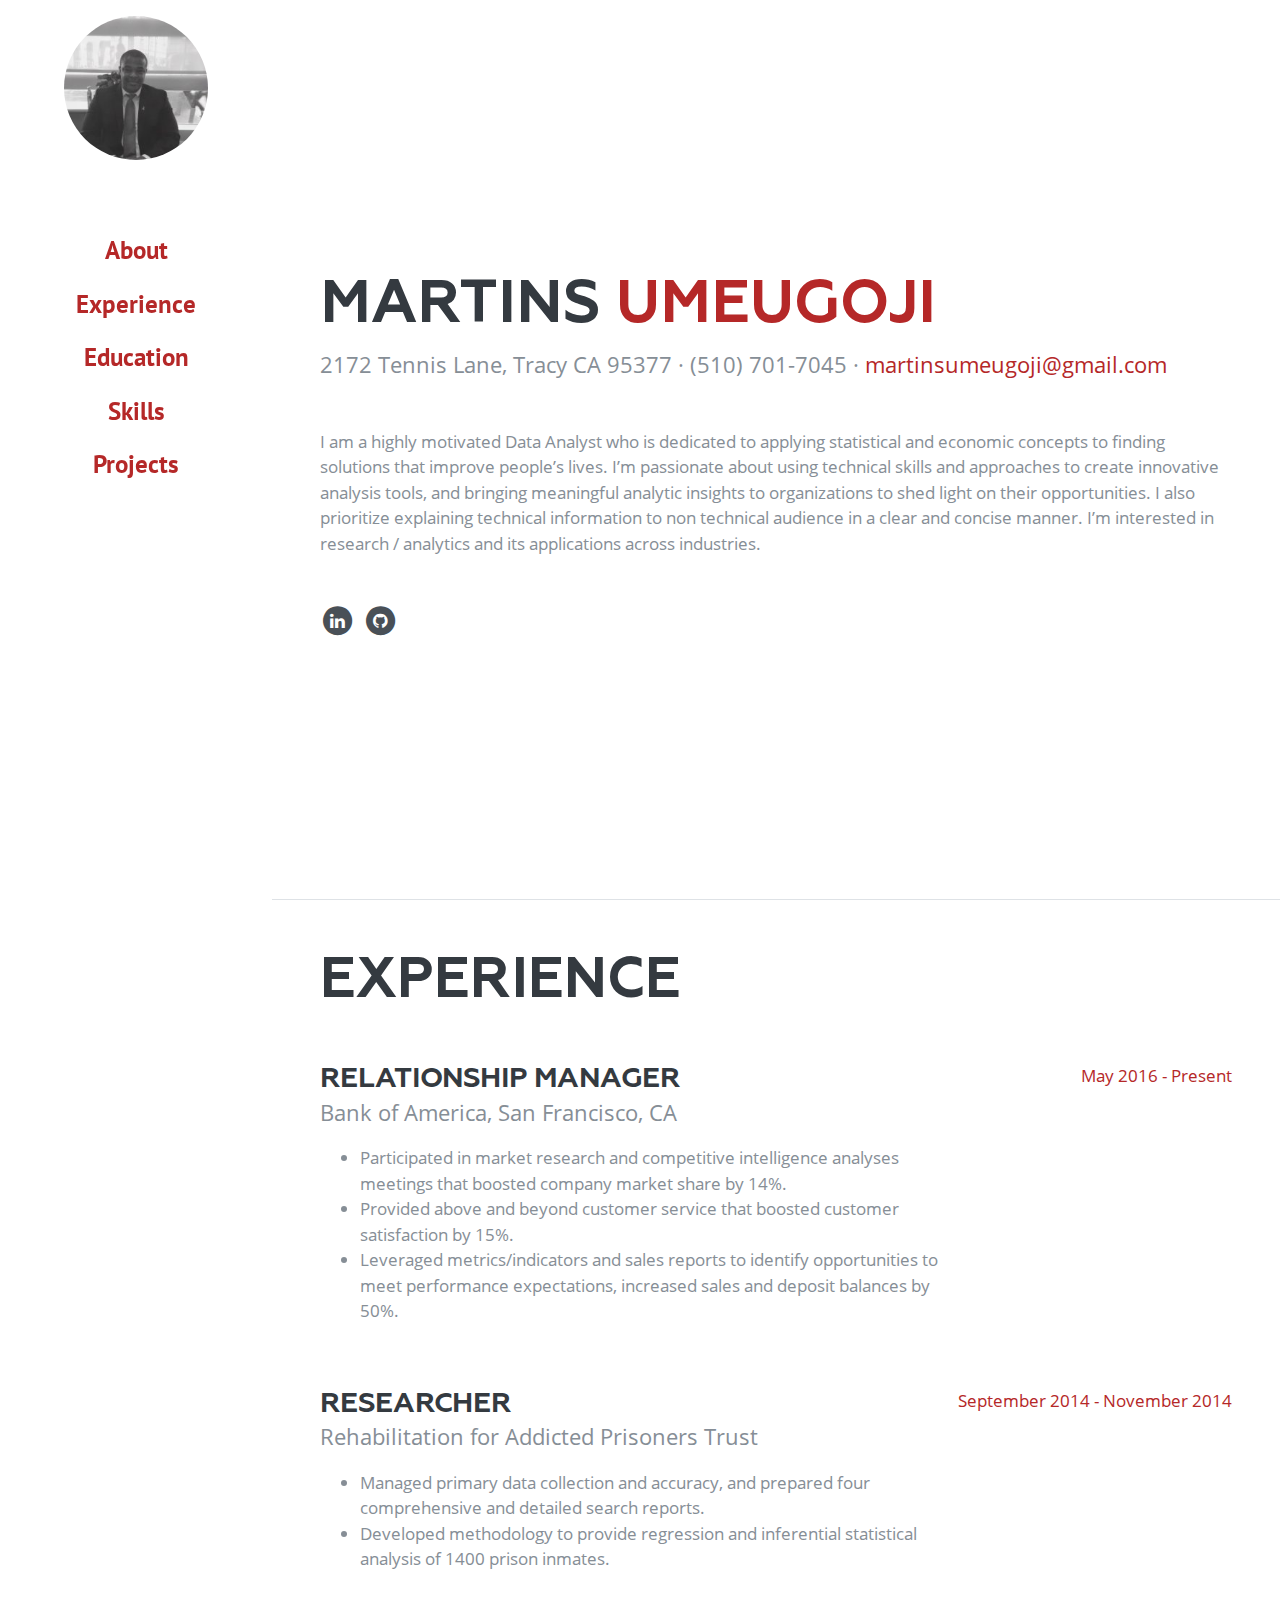
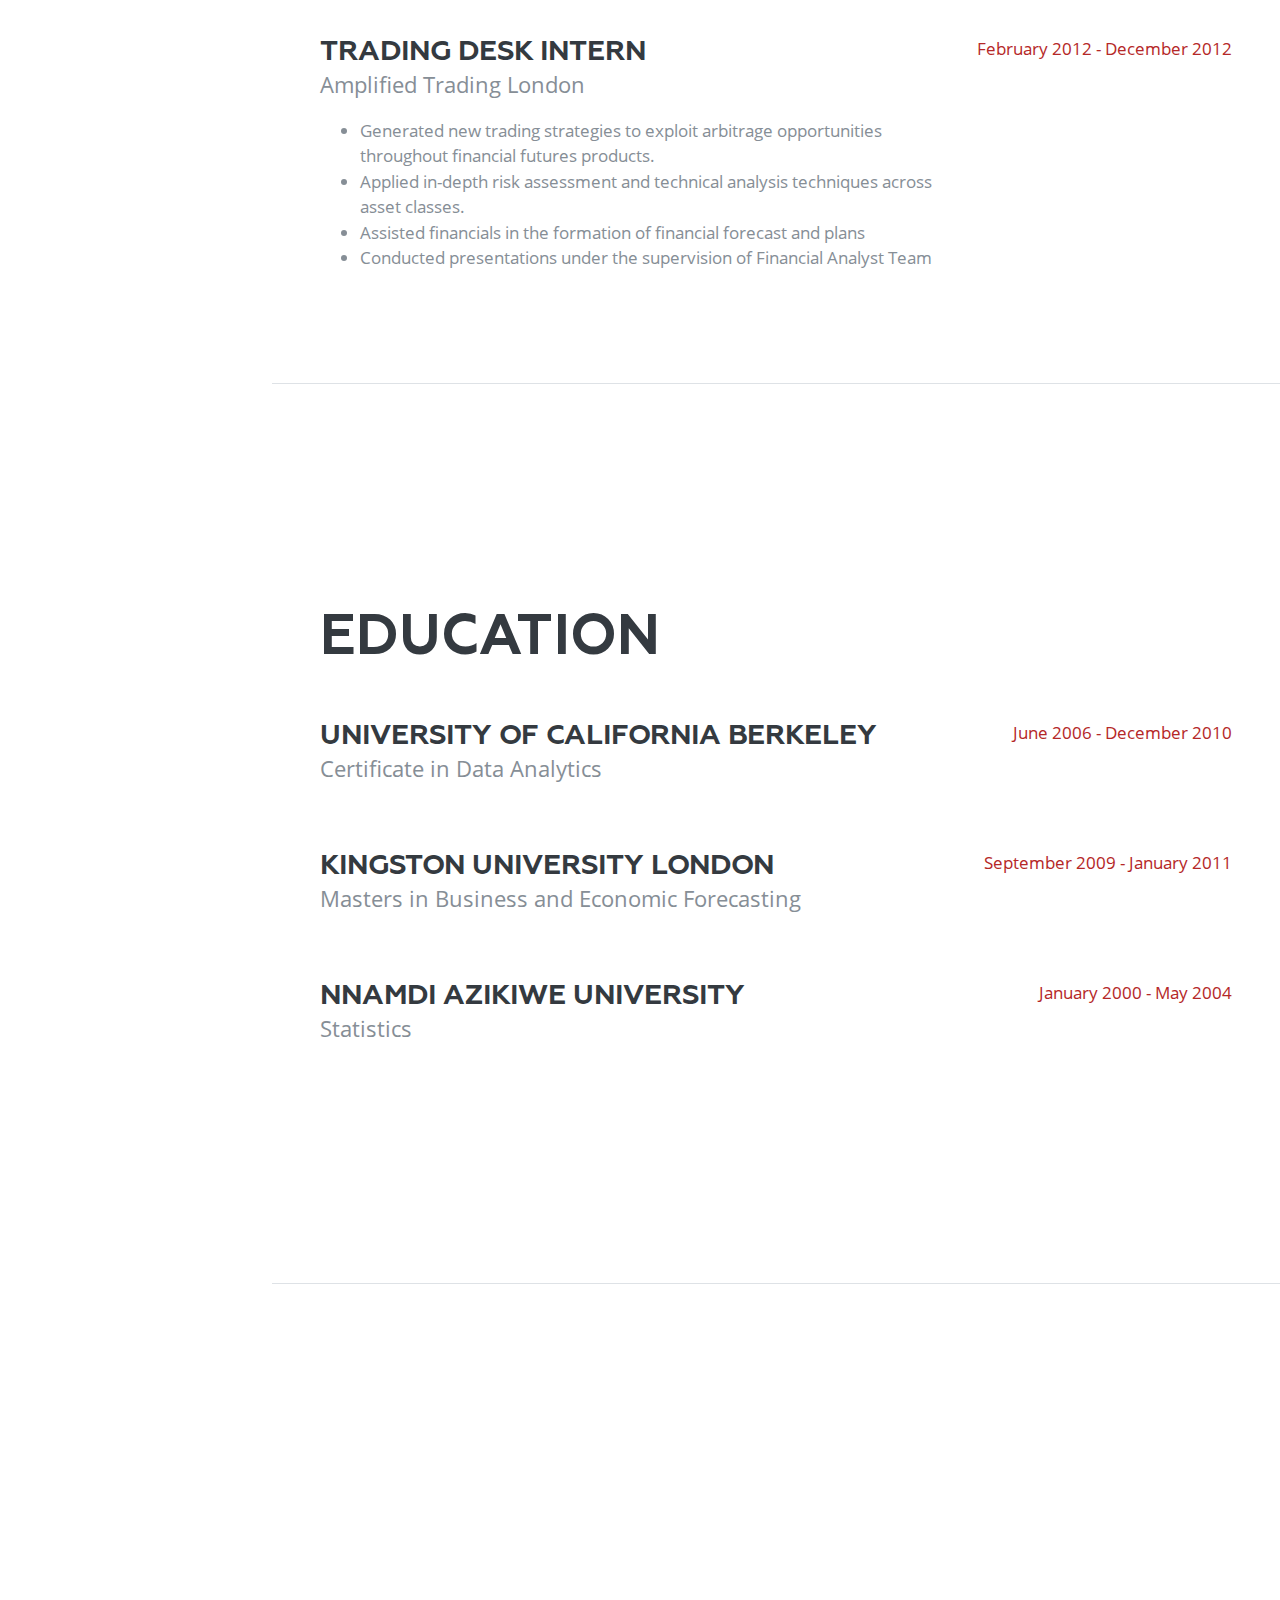
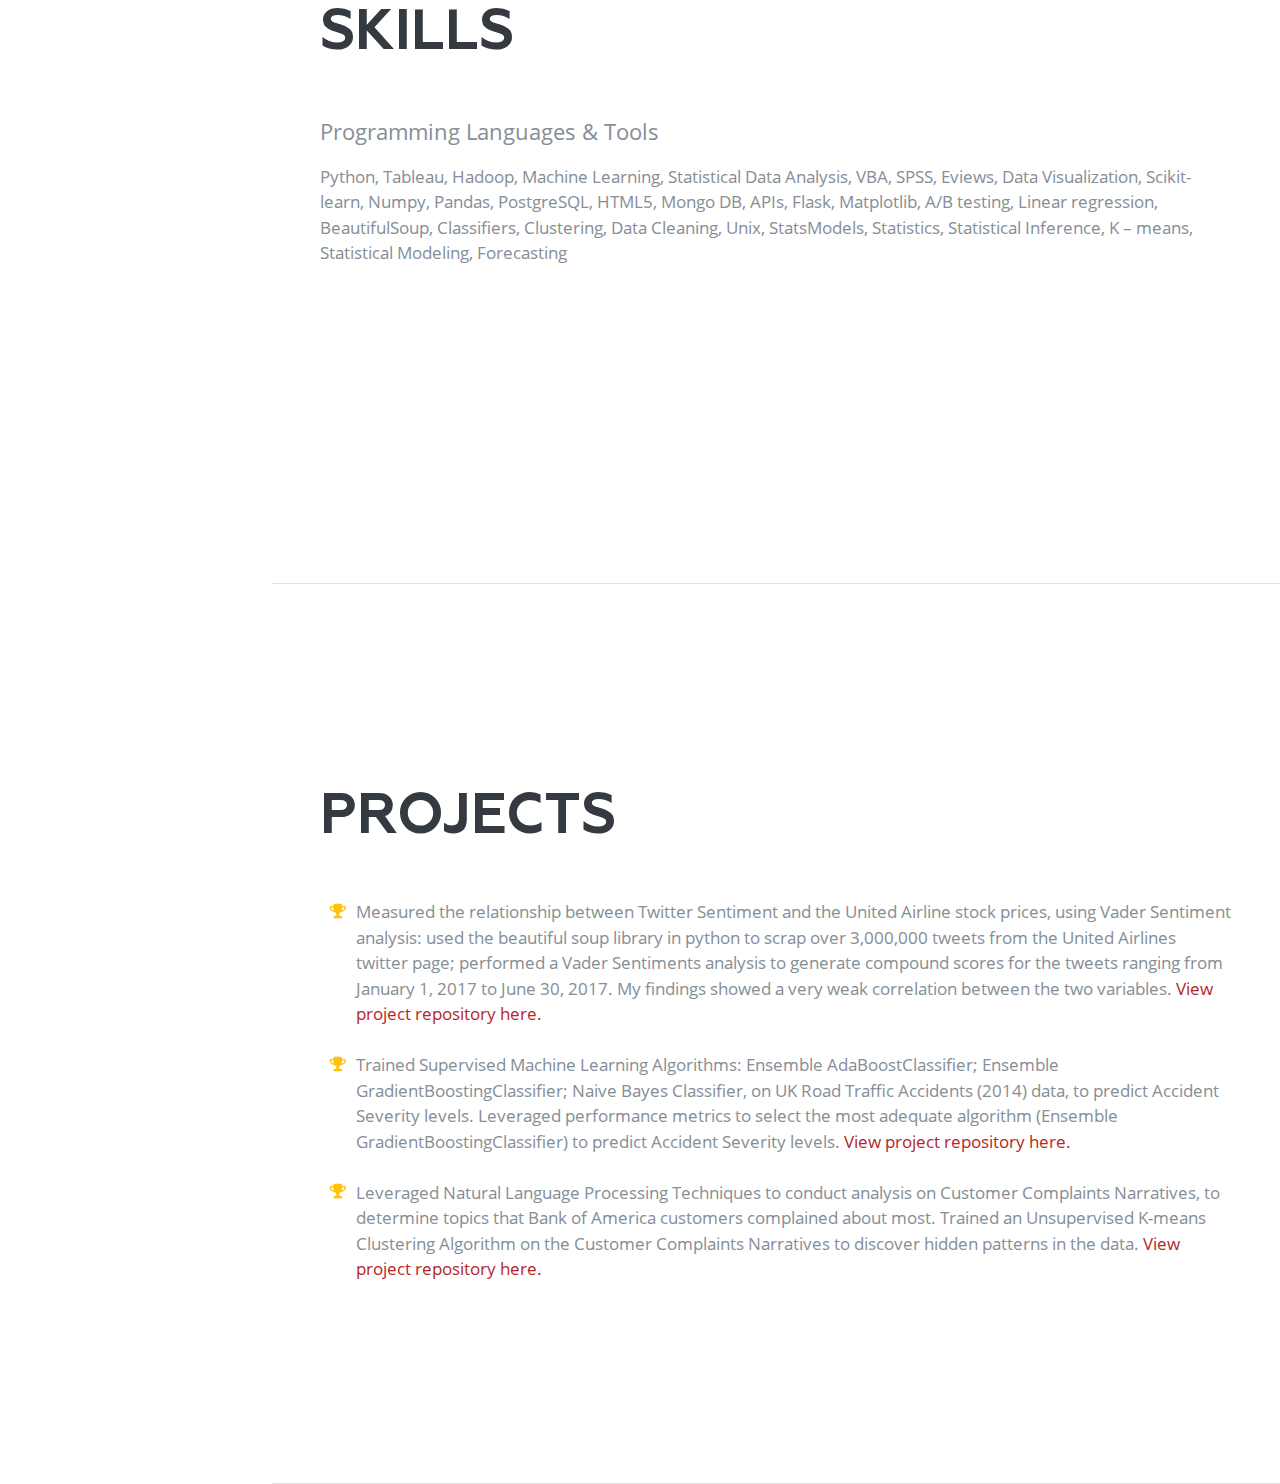
<file: index.html>
<!DOCTYPE html>
<html lang="en">

  <head>

    <meta charset="utf-8">
    <meta name="viewport" content="width=device-width, initial-scale=1, shrink-to-fit=no">
    <meta name="description" content="">
    <meta name="author" content="">

    <title>Resume - Start Bootstrap Theme</title>

    <!-- Bootstrap core CSS -->
    <link href="vendor/bootstrap/css/bootstrap.min.css" rel="stylesheet">

    <!-- Custom fonts for this template -->
    <link href="https://fonts.googleapis.com/css?family=Saira+Extra+Condensed:100,200,300,400,500,600,700,800,900" rel="stylesheet">
    <link href="https://fonts.googleapis.com/css?family=Open+Sans:300,300i,400,400i,600,600i,700,700i,800,800i" rel="stylesheet">
    <link href="vendor/font-awesome/css/font-awesome.min.css" rel="stylesheet">
    <link href="vendor/devicons/css/devicons.min.css" rel="stylesheet">
    <link href="vendor/simple-line-icons/css/simple-line-icons.css" rel="stylesheet">

    <!-- Custom styles for this template -->
    <link href="css/resume.css" rel="stylesheet">
      

  </head>

  <body id="page-top">
      
    <nav class="navbarx navbar-expand-lgx navbar-darkx bg-primaryx fixed-topx" id="sideNav">
      <a class="navbar-brand js-scroll-trigger" href="#page-top">
        <span class="d-block d-lg-none">Start Bootstrap</span>
        <span class="d-none d-lg-block">
          <img class="img-fluid img-profile rounded-circle mx-auto mb-2" src="img/profile.jpg" alt="">
        </span>
      </a>
      <button class="navbar-toggler" type="button" data-toggle="collapse" data-target="#navbarSupportedContent" aria-controls="navbarSupportedContent" aria-expanded="false" aria-label="Toggle navigation">
        <span class="navbar-toggler-icon"></span>
      </button>
      <div class="collapse navbar-collapse" id="navbarSupportedContent">
        <ul class="navbar-nav">
          <li class="nav-item">
            <a class="nav-link js-scroll-trigger" href="#about">About</a>
          </li>
          <li class="nav-item">
            <a class="nav-link js-scroll-trigger" href="#experience">Experience</a>
          </li>
          <li class="nav-item">
            <a class="nav-link js-scroll-trigger" href="#education">Education</a>
          </li>
          <li class="nav-item">
            <a class="nav-link js-scroll-trigger" href="#skills">Skills</a>
          </li>
          
          <li class="nav-item">
            <a class="nav-link js-scroll-trigger" href="#projects">Projects</a>
          </li>
        </ul>
      </div>
    </nav>

    <div class="container-fluid p-0">

      <section class="resume-section p-3 p-lg-5 d-flex d-column" id="about">
        <div class="my-auto">
          <h1 class="mb-0">Martins
            <span class="text-primary">Umeugoji</span>
          </h1>
          <div class="subheading mb-5">2172 Tennis Lane, Tracy CA 95377 · (510) 701-7045 ·
            <a href="mailto:name@email.com">martinsumeugoji@gmail.com</a>
          </div>
        
        <p class="mb-5">I am a highly motivated Data Analyst who is dedicated to applying statistical and economic concepts to finding solutions that improve people’s lives. I’m passionate about using technical skills and approaches to create innovative analysis tools, and bringing meaningful analytic insights to organizations to shed light on their opportunities. I also prioritize explaining technical information to non technical audience in a clear and concise manner. I’m interested in research / analytics and its applications across industries.
</p>
          <ul class="list-inline list-social-icons mb-0">
            
            <li class="list-inline-item">
              <a href="https://www.linkedin.com/in/martins-umeugoji-39731910a/" target="_blank">
                <span class="fa-stack fa-lgx">
                  <i class="fa fa-circle fa-stack-2x"></i>
                  <i class="fa fa-linkedin fa-stack-1x fa-inverse"></i>
                </span>
              </a>
            </li>
            <li class="list-inline-item">
              <a href="https://github.com/oscar4martins" target="_blank">
                <span class="fa-stack fa-lgx">
                  <i class="fa fa-circle fa-stack-2x"></i>
                  <i class="fa fa-github fa-stack-1x fa-inverse"></i>
                </span>
              </a>
            </li>
          </ul>
        </div>
      </section>

      <section class="resume-section p-3 p-lg-5 d-flex flex-column" id="experience">
        <div class="my-auto">
          <h2 class="mb-5">Experience</h2>

          <div class="resume-item d-flex flex-column flex-md-row mb-5">
            <div class="resume-content mr-auto">
              <h3 class="mb-0">Relationship Manager</h3>
              <div class="subheading mb-3">Bank of America, San Francisco, CA</div>
              <p>
                  <ul>
                      <li>Participated in market research and competitive intelligence analyses meetings that boosted company market share by 14%.</li>
                      <li>Provided above and beyond customer service that boosted customer satisfaction by 15%.</li>
                      <li>Leveraged metrics/indicators and sales reports to identify opportunities to meet performance expectations, increased sales and deposit balances by 50%.</li>
                </ul>
            </p>
            </div>
              <style>.date-font{font-size:17px;}</style>
            <div class="resume-date text-md-right date-font">
              <span class="text-primary">May 2016 - Present</span>
            </div>
          </div>

          <div class="resume-item d-flex flex-column flex-md-row mb-5">
            <div class="resume-content mr-auto">
              <h3 class="mb-0">Researcher</h3>
              <div class="subheading mb-3">Rehabilitation for Addicted Prisoners Trust</div>
              <p>
                  <ul>
                  <li>Managed primary data collection and accuracy, and prepared four comprehensive and detailed search reports.
                  </li>
                  <li>Developed methodology to provide regression and inferential statistical analysis of 1400 prison inmates.
                  </li>
                </ul>
            </p>
            </div>
            <div class="resume-date text-md-right date-font">
              <span class="text-primary">September 2014 - November 2014</span>
            </div>
          </div>

          <div class="resume-item d-flex flex-column flex-md-row mb-5">
            <div class="resume-content mr-auto">
              <h3 class="mb-0">Trading Desk Intern</h3>
              <div class="subheading mb-3">Amplified Trading London</div>
              <p>
                  <ul>
                      <li>Generated new trading strategies to exploit arbitrage opportunities throughout financial futures products.</li>
                      <li>Applied in-depth risk assessment and technical analysis techniques across asset classes.</li>
                      <li>Assisted financials in the formation of financial forecast and plans</li>
                      <li>Conducted presentations under the supervision of Financial Analyst Team</li>
                    </ul>
                </p>
            </div>
            <div class="resume-date text-md-right date-font">
              <span class="text-primary">February 2012 - December 2012</span>
            </div>
          </div>

          

        </div>

      </section>

      <section class="resume-section p-3 p-lg-5 d-flex flex-column" id="education">
        <div class="my-auto">
          <h2 class="mb-5">Education</h2>

          <div class="resume-item d-flex flex-column flex-md-row mb-5">
            <div class="resume-content mr-auto">
              <h3 class="mb-0">University of California Berkeley</h3>
              <div class="subheading mb-3">Certificate in Data Analytics</div>
            </div>
            <div class="resume-date text-md-right date-font">
              <span class="text-primary">June 2006 - December 2010</span>
            </div>
          </div>

          <div class="resume-item d-flex flex-column flex-md-row mb-5">
            <div class="resume-content mr-auto">
              <h3 class="mb-0">Kingston University London</h3>
                <div class="subheading mb-3">Masters in Business and Economic Forecasting</div>
            </div>
            <div class="resume-date text-md-right date-font">
              <span class="text-primary">September 2009 - January 2011</span>
            </div>
          </div>

          <div class="resume-item d-flex flex-column flex-md-row">
            <div class="resume-content mr-auto">
              <h3 class="mb-0">Nnamdi Azikiwe University</h3>
              <div class="subheading mb-3">Statistics</div>
            
            </div>
            <div class="resume-date text-md-right date-font">
              <span class="text-primary">January 2000 - May 2004</span>
            </div>
          </div>

        </div>
      </section>

      <section class="resume-section p-3 p-lg-5 d-flex flex-column" id="skills">
        <div class="my-auto">
          <h2 class="mb-5">Skills</h2>

          <div class="subheading mb-3">Programming Languages &amp; Tools</div>
          <div>
            Python, Tableau, Hadoop, Machine Learning, Statistical Data Analysis, VBA, SPSS, Eviews, Data Visualization, Scikit-learn, Numpy, Pandas, PostgreSQL, HTML5, Mongo DB, APIs, Flask, Matplotlib, A/B testing, Linear regression, BeautifulSoup, Classifiers, Clustering, Data Cleaning, Unix, StatsModels, Statistics, Statistical Inference, K – means, Statistical Modeling, Forecasting
          </div>

        </div>
      </section>

    

      <section class="resume-section p-3 p-lg-5 d-flex flex-column" id="projects">
        <div class="my-auto">
          <h2 class="mb-5">Projects</h2>
          <ul class="fa-ul mb-0">
            <li>
              <i class="fa-li fa fa-trophy text-warning"></i>
              Measured the relationship between Twitter Sentiment and the United Airline stock prices, using Vader Sentiment analysis: used the beautiful soup library in python to scrap over 3,000,000 tweets from the United Airlines twitter page; performed a Vader Sentiments analysis to generate compound scores for the tweets ranging from January 1, 2017 to June 30, 2017. My findings showed a very weak correlation between the two variables. <a href="https://github.com/oscar4martins/project_one_sentiment_analysis" target="_blank">View project repository here.</a><br><br>

</li>
            <li>
              <i class="fa-li fa fa-trophy text-warning"></i>
              Trained Supervised Machine Learning Algorithms: Ensemble AdaBoostClassifier; Ensemble GradientBoostingClassifier; Naive Bayes Classifier, on UK Road Traffic Accidents (2014) data, to predict Accident Severity levels. 
              Leveraged performance metrics to select the most adequate algorithm (Ensemble GradientBoostingClassifier) to predict Accident Severity levels. <a href="https://github.com/oscar4martins/uk_road_traffic_accidents_project" target="_blank">View project repository here.</a><br><br>
</li>
            <li>
              <i class="fa-li fa fa-trophy text-warning"></i>
              
              Leveraged Natural Language Processing Techniques to conduct analysis on Customer Complaints Narratives, to determine topics that Bank of America customers complained about most. Trained an Unsupervised K-means Clustering Algorithm on the Customer Complaints Narratives to discover hidden patterns in the data. <a href="https://github.com/oscar4martins/topic_modeling_project" target="_blank">View project repository here.</a>
</li>
            
                      </ul>
        </div>
      </section>

    </div>

    <!-- Bootstrap core JavaScript -->
    <script src="vendor/jquery/jquery.min.js"></script>
    <script src="vendor/bootstrap/js/bootstrap.bundle.min.js"></script>

    <!-- Plugin JavaScript -->
    <script src="vendor/jquery-easing/jquery.easing.min.js"></script>

    <!-- Custom scripts for this template -->
    <script src="js/resume.min.js"></script>

  </body>

</html>
</file>
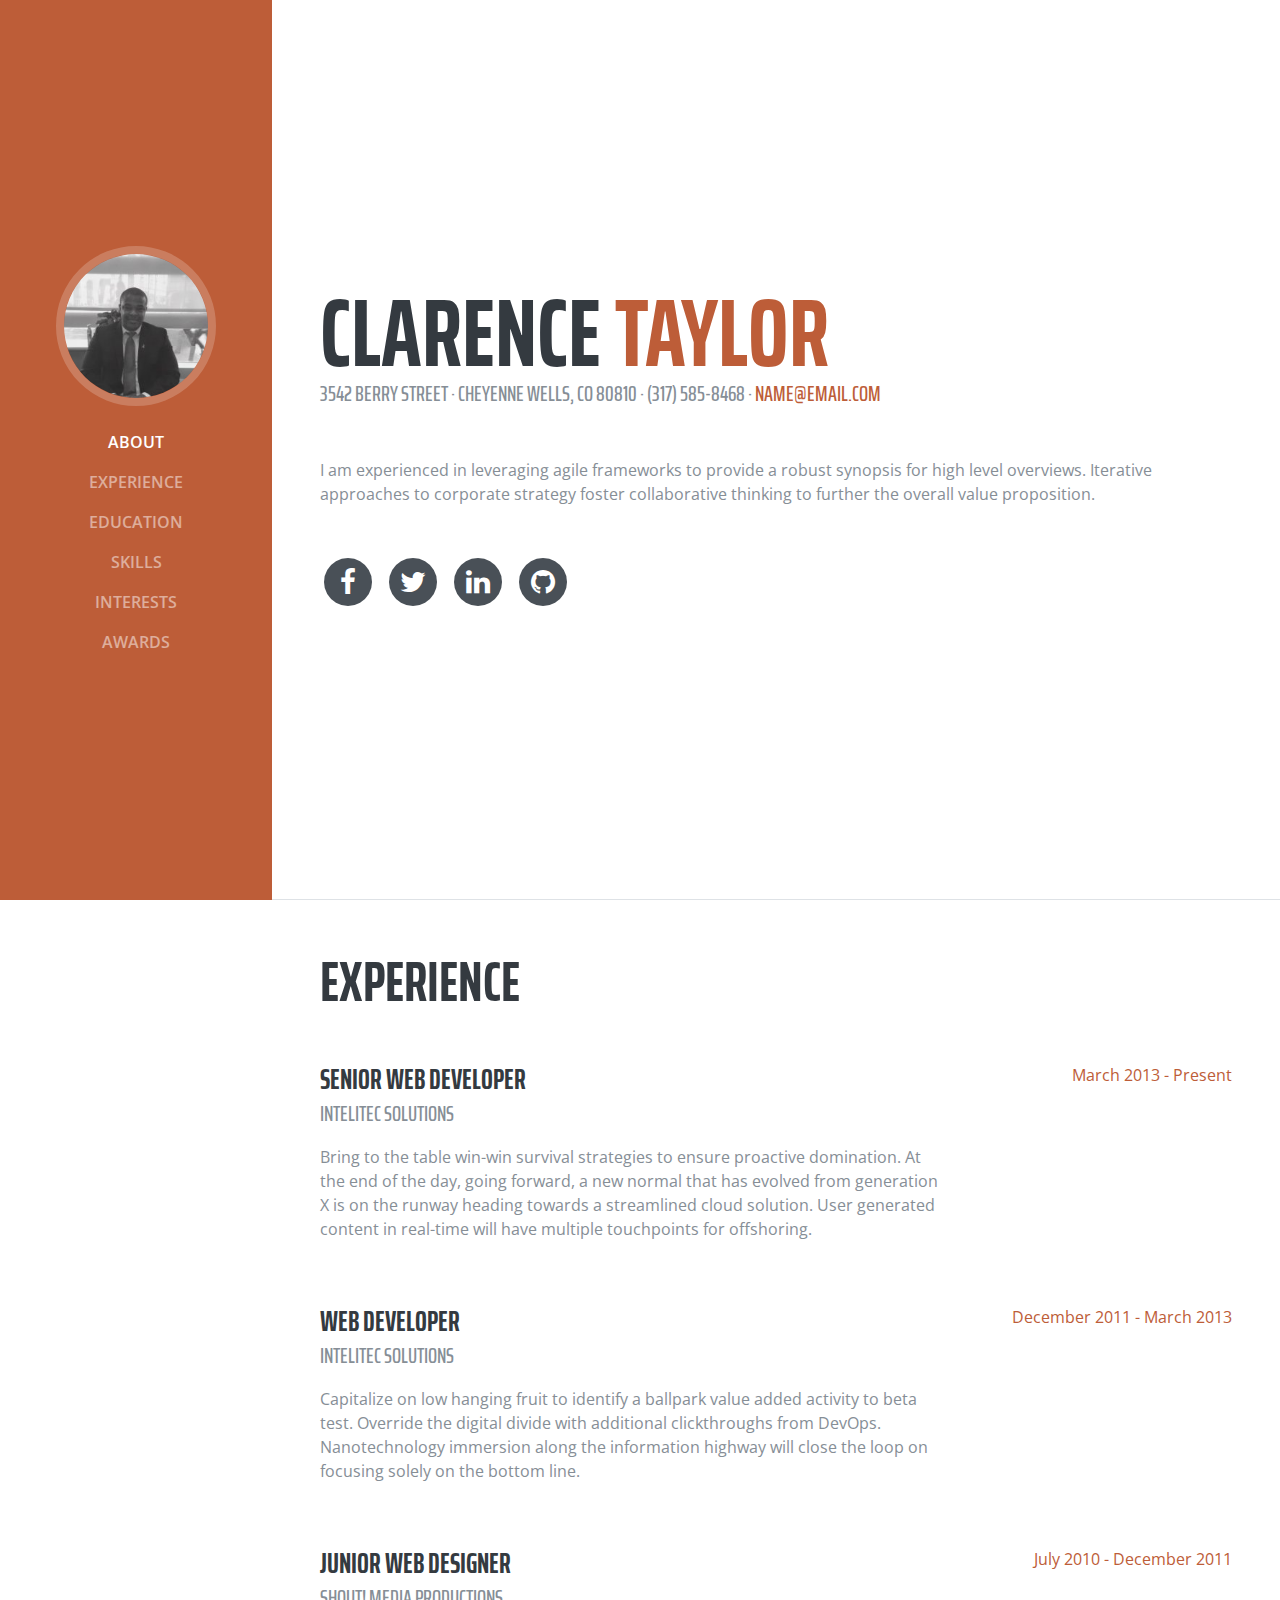
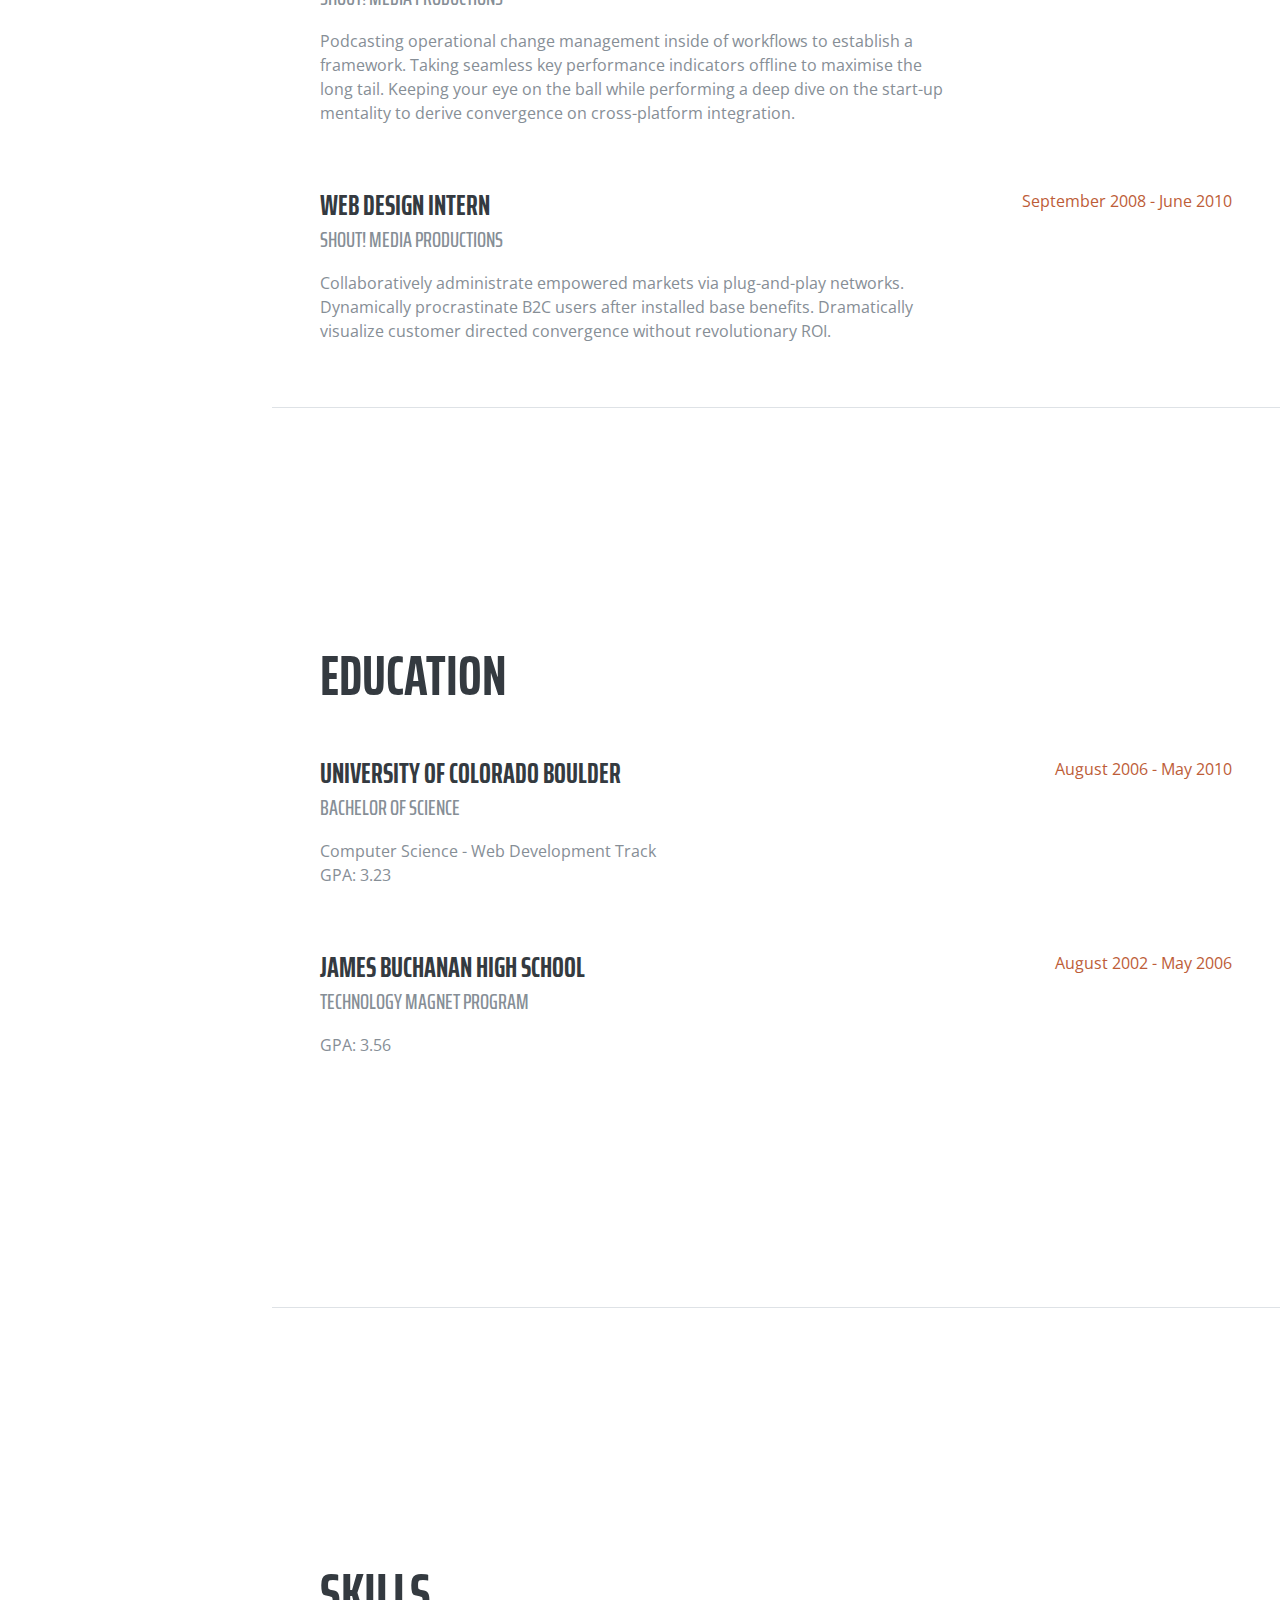
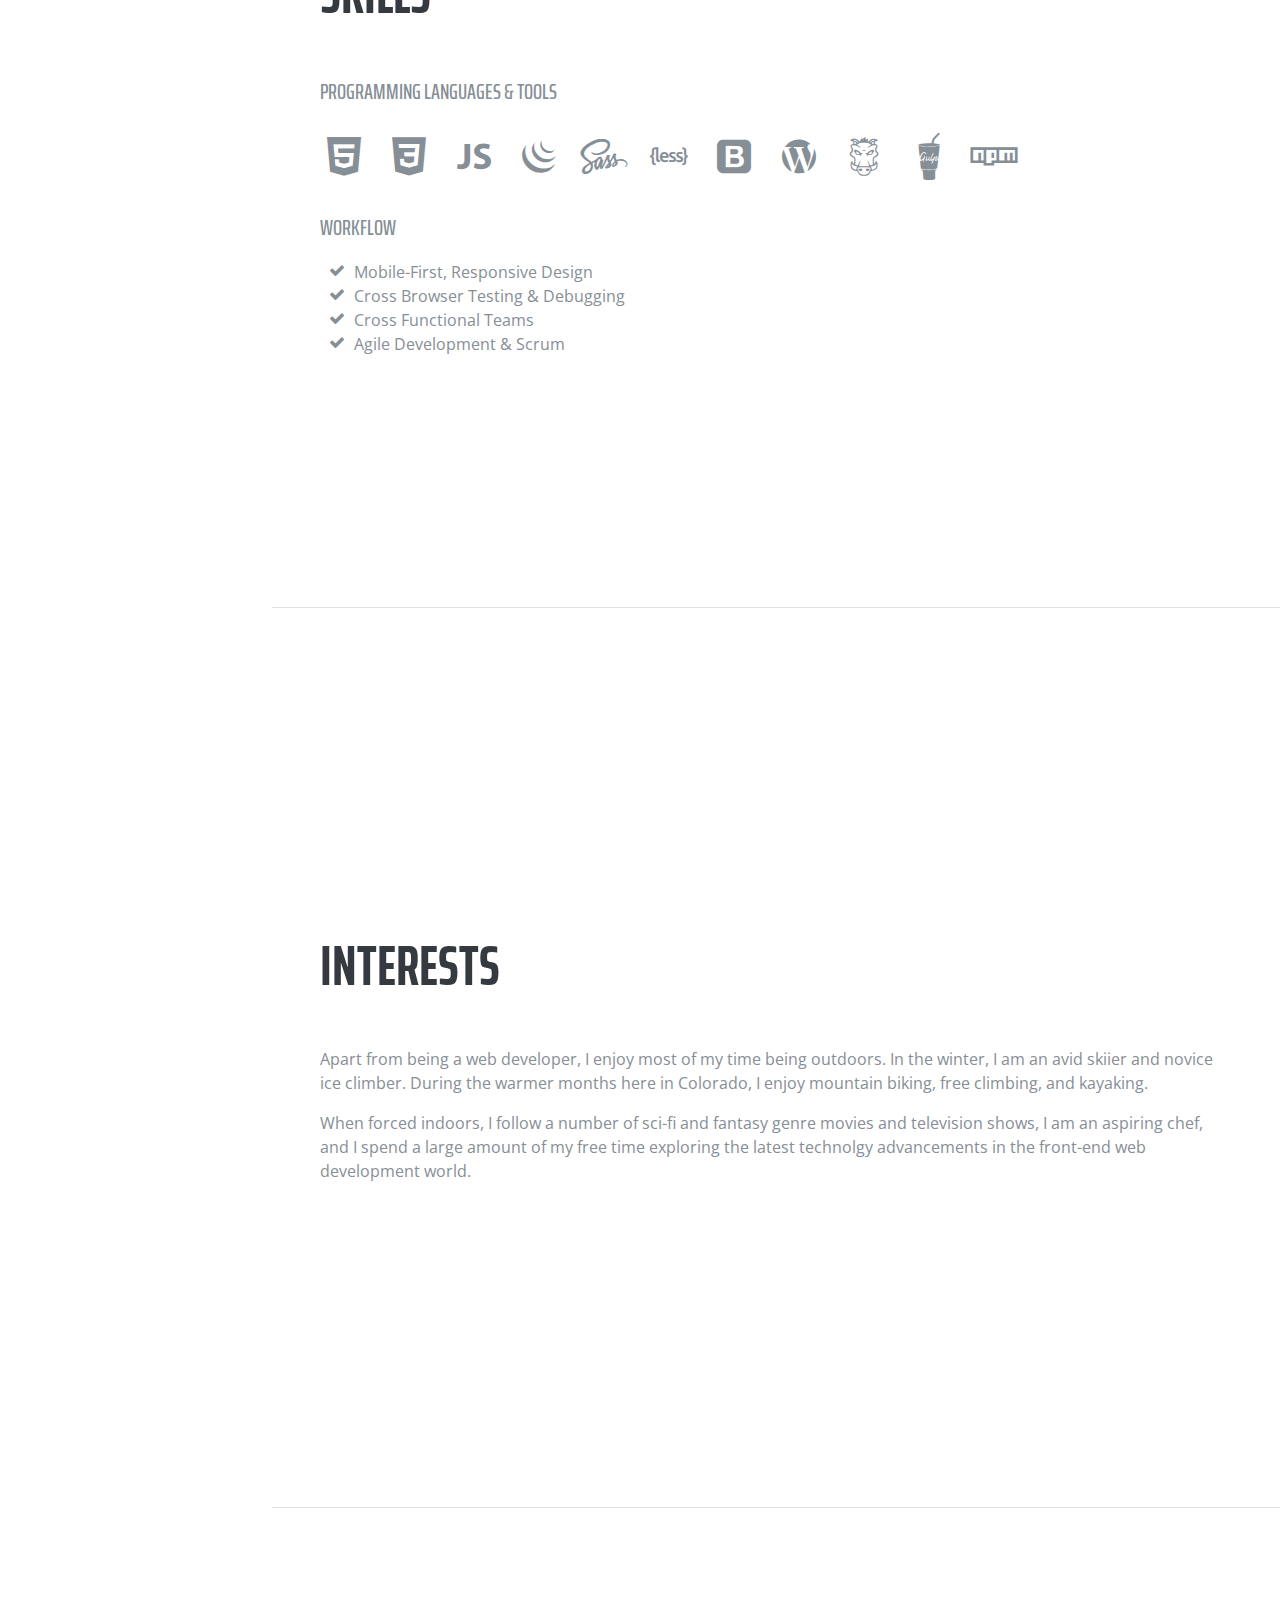
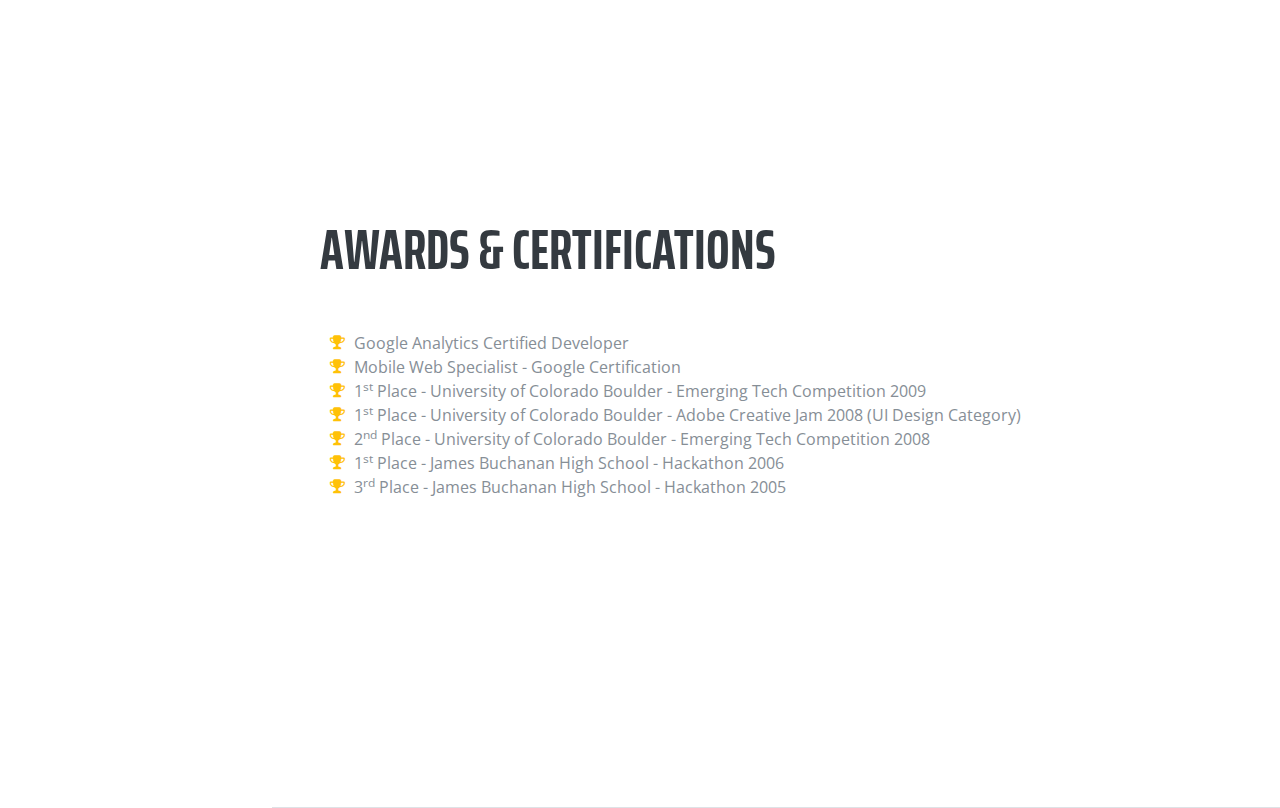
<file: index copy.html>
<!DOCTYPE html>
<html lang="en">

  <head>

    <meta charset="utf-8">
    <meta name="viewport" content="width=device-width, initial-scale=1, shrink-to-fit=no">
    <meta name="description" content="">
    <meta name="author" content="">

    <title>Resume - Start Bootstrap Theme</title>

    <!-- Bootstrap core CSS -->
    <link href="vendor/bootstrap/css/bootstrap.min.css" rel="stylesheet">

    <!-- Custom fonts for this template -->
    <link href="https://fonts.googleapis.com/css?family=Saira+Extra+Condensed:100,200,300,400,500,600,700,800,900" rel="stylesheet">
    <link href="https://fonts.googleapis.com/css?family=Open+Sans:300,300i,400,400i,600,600i,700,700i,800,800i" rel="stylesheet">
    <link href="vendor/font-awesome/css/font-awesome.min.css" rel="stylesheet">
    <link href="vendor/devicons/css/devicons.min.css" rel="stylesheet">
    <link href="vendor/simple-line-icons/css/simple-line-icons.css" rel="stylesheet">

    <!-- Custom styles for this template -->
    <link href="css/resume.min.css" rel="stylesheet">

  </head>

  <body id="page-top">

    <nav class="navbar navbar-expand-lg navbar-dark bg-primary fixed-top" id="sideNav">
      <a class="navbar-brand js-scroll-trigger" href="#page-top">
        <span class="d-block d-lg-none">Start Bootstrap</span>
        <span class="d-none d-lg-block">
          <img class="img-fluid img-profile rounded-circle mx-auto mb-2" src="img/profile.jpg" alt="">
        </span>
      </a>
      <button class="navbar-toggler" type="button" data-toggle="collapse" data-target="#navbarSupportedContent" aria-controls="navbarSupportedContent" aria-expanded="false" aria-label="Toggle navigation">
        <span class="navbar-toggler-icon"></span>
      </button>
      <div class="collapse navbar-collapse" id="navbarSupportedContent">
        <ul class="navbar-nav">
          <li class="nav-item">
            <a class="nav-link js-scroll-trigger" href="#about">About</a>
          </li>
          <li class="nav-item">
            <a class="nav-link js-scroll-trigger" href="#experience">Experience</a>
          </li>
          <li class="nav-item">
            <a class="nav-link js-scroll-trigger" href="#education">Education</a>
          </li>
          <li class="nav-item">
            <a class="nav-link js-scroll-trigger" href="#skills">Skills</a>
          </li>
          <li class="nav-item">
            <a class="nav-link js-scroll-trigger" href="#interests">Interests</a>
          </li>
          <li class="nav-item">
            <a class="nav-link js-scroll-trigger" href="#awards">Awards</a>
          </li>
        </ul>
      </div>
    </nav>

    <div class="container-fluid p-0">

      <section class="resume-section p-3 p-lg-5 d-flex d-column" id="about">
        <div class="my-auto">
          <h1 class="mb-0">Clarence
            <span class="text-primary">Taylor</span>
          </h1>
          <div class="subheading mb-5">3542 Berry Street · Cheyenne Wells, CO 80810 · (317) 585-8468 ·
            <a href="mailto:name@email.com">name@email.com</a>
          </div>
          <p class="mb-5">I am experienced in leveraging agile frameworks to provide a robust synopsis for high level overviews. Iterative approaches to corporate strategy foster collaborative thinking to further the overall value proposition.</p>
          <ul class="list-inline list-social-icons mb-0">
            <li class="list-inline-item">
              <a href="#">
                <span class="fa-stack fa-lg">
                  <i class="fa fa-circle fa-stack-2x"></i>
                  <i class="fa fa-facebook fa-stack-1x fa-inverse"></i>
                </span>
              </a>
            </li>
            <li class="list-inline-item">
              <a href="#">
                <span class="fa-stack fa-lg">
                  <i class="fa fa-circle fa-stack-2x"></i>
                  <i class="fa fa-twitter fa-stack-1x fa-inverse"></i>
                </span>
              </a>
            </li>
            <li class="list-inline-item">
              <a href="#">
                <span class="fa-stack fa-lg">
                  <i class="fa fa-circle fa-stack-2x"></i>
                  <i class="fa fa-linkedin fa-stack-1x fa-inverse"></i>
                </span>
              </a>
            </li>
            <li class="list-inline-item">
              <a href="#">
                <span class="fa-stack fa-lg">
                  <i class="fa fa-circle fa-stack-2x"></i>
                  <i class="fa fa-github fa-stack-1x fa-inverse"></i>
                </span>
              </a>
            </li>
          </ul>
        </div>
      </section>

      <section class="resume-section p-3 p-lg-5 d-flex flex-column" id="experience">
        <div class="my-auto">
          <h2 class="mb-5">Experience</h2>

          <div class="resume-item d-flex flex-column flex-md-row mb-5">
            <div class="resume-content mr-auto">
              <h3 class="mb-0">Senior Web Developer</h3>
              <div class="subheading mb-3">Intelitec Solutions</div>
              <p>Bring to the table win-win survival strategies to ensure proactive domination. At the end of the day, going forward, a new normal that has evolved from generation X is on the runway heading towards a streamlined cloud solution. User generated content in real-time will have multiple touchpoints for offshoring.</p>
            </div>
            <div class="resume-date text-md-right">
              <span class="text-primary">March 2013 - Present</span>
            </div>
          </div>

          <div class="resume-item d-flex flex-column flex-md-row mb-5">
            <div class="resume-content mr-auto">
              <h3 class="mb-0">Web Developer</h3>
              <div class="subheading mb-3">Intelitec Solutions</div>
              <p>Capitalize on low hanging fruit to identify a ballpark value added activity to beta test. Override the digital divide with additional clickthroughs from DevOps. Nanotechnology immersion along the information highway will close the loop on focusing solely on the bottom line.</p>
            </div>
            <div class="resume-date text-md-right">
              <span class="text-primary">December 2011 - March 2013</span>
            </div>
          </div>

          <div class="resume-item d-flex flex-column flex-md-row mb-5">
            <div class="resume-content mr-auto">
              <h3 class="mb-0">Junior Web Designer</h3>
              <div class="subheading mb-3">Shout! Media Productions</div>
              <p>Podcasting operational change management inside of workflows to establish a framework. Taking seamless key performance indicators offline to maximise the long tail. Keeping your eye on the ball while performing a deep dive on the start-up mentality to derive convergence on cross-platform integration.</p>
            </div>
            <div class="resume-date text-md-right">
              <span class="text-primary">July 2010 - December 2011</span>
            </div>
          </div>

          <div class="resume-item d-flex flex-column flex-md-row">
            <div class="resume-content mr-auto">
              <h3 class="mb-0">Web Design Intern</h3>
              <div class="subheading mb-3">Shout! Media Productions</div>
              <p>Collaboratively administrate empowered markets via plug-and-play networks. Dynamically procrastinate B2C users after installed base benefits. Dramatically visualize customer directed convergence without revolutionary ROI.</p>
            </div>
            <div class="resume-date text-md-right">
              <span class="text-primary">September 2008 - June 2010</span>
            </div>
          </div>

        </div>

      </section>

      <section class="resume-section p-3 p-lg-5 d-flex flex-column" id="education">
        <div class="my-auto">
          <h2 class="mb-5">Education</h2>

          <div class="resume-item d-flex flex-column flex-md-row mb-5">
            <div class="resume-content mr-auto">
              <h3 class="mb-0">University of Colorado Boulder</h3>
              <div class="subheading mb-3">Bachelor of Science</div>
              <div>Computer Science - Web Development Track</div>
              <p>GPA: 3.23</p>
            </div>
            <div class="resume-date text-md-right">
              <span class="text-primary">August 2006 - May 2010</span>
            </div>
          </div>

          <div class="resume-item d-flex flex-column flex-md-row">
            <div class="resume-content mr-auto">
              <h3 class="mb-0">James Buchanan High School</h3>
              <div class="subheading mb-3">Technology Magnet Program</div>
              <p>GPA: 3.56</p>
            </div>
            <div class="resume-date text-md-right">
              <span class="text-primary">August 2002 - May 2006</span>
            </div>
          </div>

        </div>
      </section>

      <section class="resume-section p-3 p-lg-5 d-flex flex-column" id="skills">
        <div class="my-auto">
          <h2 class="mb-5">Skills</h2>

          <div class="subheading mb-3">Programming Languages &amp; Tools</div>
          <ul class="list-inline list-icons">
            <li class="list-inline-item">
              <i class="devicons devicons-html5"></i>
            </li>
            <li class="list-inline-item">
              <i class="devicons devicons-css3"></i>
            </li>
            <li class="list-inline-item">
              <i class="devicons devicons-javascript"></i>
            </li>
            <li class="list-inline-item">
              <i class="devicons devicons-jquery"></i>
            </li>
            <li class="list-inline-item">
              <i class="devicons devicons-sass"></i>
            </li>
            <li class="list-inline-item">
              <i class="devicons devicons-less"></i>
            </li>
            <li class="list-inline-item">
              <i class="devicons devicons-bootstrap"></i>
            </li>
            <li class="list-inline-item">
              <i class="devicons devicons-wordpress"></i>
            </li>
            <li class="list-inline-item">
              <i class="devicons devicons-grunt"></i>
            </li>
            <li class="list-inline-item">
              <i class="devicons devicons-gulp"></i>
            </li>
            <li class="list-inline-item">
              <i class="devicons devicons-npm"></i>
            </li>
          </ul>

          <div class="subheading mb-3">Workflow</div>
          <ul class="fa-ul mb-0">
            <li>
              <i class="fa-li fa fa-check"></i>
              Mobile-First, Responsive Design</li>
            <li>
              <i class="fa-li fa fa-check"></i>
              Cross Browser Testing &amp; Debugging</li>
            <li>
              <i class="fa-li fa fa-check"></i>
              Cross Functional Teams</li>
            <li>
              <i class="fa-li fa fa-check"></i>
              Agile Development &amp; Scrum</li>
          </ul>
        </div>
      </section>

      <section class="resume-section p-3 p-lg-5 d-flex flex-column" id="interests">
        <div class="my-auto">
          <h2 class="mb-5">Interests</h2>
          <p>Apart from being a web developer, I enjoy most of my time being outdoors. In the winter, I am an avid skiier and novice ice climber. During the warmer months here in Colorado, I enjoy mountain biking, free climbing, and kayaking.</p>
          <p class="mb-0">When forced indoors, I follow a number of sci-fi and fantasy genre movies and television shows, I am an aspiring chef, and I spend a large amount of my free time exploring the latest technolgy advancements in the front-end web development world.</p>
        </div>
      </section>

      <section class="resume-section p-3 p-lg-5 d-flex flex-column" id="awards">
        <div class="my-auto">
          <h2 class="mb-5">Awards &amp; Certifications</h2>
          <ul class="fa-ul mb-0">
            <li>
              <i class="fa-li fa fa-trophy text-warning"></i>
              Google Analytics Certified Developer</li>
            <li>
              <i class="fa-li fa fa-trophy text-warning"></i>
              Mobile Web Specialist - Google Certification</li>
            <li>
              <i class="fa-li fa fa-trophy text-warning"></i>
              1<sup>st</sup>
              Place - University of Colorado Boulder - Emerging Tech Competition 2009</li>
            <li>
              <i class="fa-li fa fa-trophy text-warning"></i>
              1<sup>st</sup>
              Place - University of Colorado Boulder - Adobe Creative Jam 2008 (UI Design Category)</li>
            <li>
              <i class="fa-li fa fa-trophy text-warning"></i>
              2<sup>nd</sup>
              Place - University of Colorado Boulder - Emerging Tech Competition 2008</li>
            <li>
            <li>
              <i class="fa-li fa fa-trophy text-warning"></i>
              1<sup>st</sup>
              Place - James Buchanan High School - Hackathon 2006</li>
            <li>
              <i class="fa-li fa fa-trophy text-warning"></i>
              3<sup>rd</sup>
              Place - James Buchanan High School - Hackathon 2005</li>
          </ul>
        </div>
      </section>

    </div>

    <!-- Bootstrap core JavaScript -->
    <script src="vendor/jquery/jquery.min.js"></script>
    <script src="vendor/bootstrap/js/bootstrap.bundle.min.js"></script>

    <!-- Plugin JavaScript -->
    <script src="vendor/jquery-easing/jquery.easing.min.js"></script>

    <!-- Custom scripts for this template -->
    <script src="js/resume.min.js"></script>

  </body>

</html>
</file>
<file: vendor/simple-line-icons/css/simple-line-icons.css>
@font-face {
  font-family: 'simple-line-icons';
  src: url('../fonts/Simple-Line-Icons.eot?v=2.4.0');
  src: url('../fonts/Simple-Line-Icons.eot?v=2.4.0#iefix') format('embedded-opentype'), url('../fonts/Simple-Line-Icons.woff2?v=2.4.0') format('woff2'), url('../fonts/Simple-Line-Icons.ttf?v=2.4.0') format('truetype'), url('../fonts/Simple-Line-Icons.woff?v=2.4.0') format('woff'), url('../fonts/Simple-Line-Icons.svg?v=2.4.0#simple-line-icons') format('svg');
  font-weight: normal;
  font-style: normal;
}
/*
 Use the following CSS code if you want to have a class per icon.
 Instead of a list of all class selectors, you can use the generic [class*="icon-"] selector, but it's slower:
*/
.icon-user,
.icon-people,
.icon-user-female,
.icon-user-follow,
.icon-user-following,
.icon-user-unfollow,
.icon-login,
.icon-logout,
.icon-emotsmile,
.icon-phone,
.icon-call-end,
.icon-call-in,
.icon-call-out,
.icon-map,
.icon-location-pin,
.icon-direction,
.icon-directions,
.icon-compass,
.icon-layers,
.icon-menu,
.icon-list,
.icon-options-vertical,
.icon-options,
.icon-arrow-down,
.icon-arrow-left,
.icon-arrow-right,
.icon-arrow-up,
.icon-arrow-up-circle,
.icon-arrow-left-circle,
.icon-arrow-right-circle,
.icon-arrow-down-circle,
.icon-check,
.icon-clock,
.icon-plus,
.icon-minus,
.icon-close,
.icon-event,
.icon-exclamation,
.icon-organization,
.icon-trophy,
.icon-screen-smartphone,
.icon-screen-desktop,
.icon-plane,
.icon-notebook,
.icon-mustache,
.icon-mouse,
.icon-magnet,
.icon-energy,
.icon-disc,
.icon-cursor,
.icon-cursor-move,
.icon-crop,
.icon-chemistry,
.icon-speedometer,
.icon-shield,
.icon-screen-tablet,
.icon-magic-wand,
.icon-hourglass,
.icon-graduation,
.icon-ghost,
.icon-game-controller,
.icon-fire,
.icon-eyeglass,
.icon-envelope-open,
.icon-envelope-letter,
.icon-bell,
.icon-badge,
.icon-anchor,
.icon-wallet,
.icon-vector,
.icon-speech,
.icon-puzzle,
.icon-printer,
.icon-present,
.icon-playlist,
.icon-pin,
.icon-picture,
.icon-handbag,
.icon-globe-alt,
.icon-globe,
.icon-folder-alt,
.icon-folder,
.icon-film,
.icon-feed,
.icon-drop,
.icon-drawer,
.icon-docs,
.icon-doc,
.icon-diamond,
.icon-cup,
.icon-calculator,
.icon-bubbles,
.icon-briefcase,
.icon-book-open,
.icon-basket-loaded,
.icon-basket,
.icon-bag,
.icon-action-undo,
.icon-action-redo,
.icon-wrench,
.icon-umbrella,
.icon-trash,
.icon-tag,
.icon-support,
.icon-frame,
.icon-size-fullscreen,
.icon-size-actual,
.icon-shuffle,
.icon-share-alt,
.icon-share,
.icon-rocket,
.icon-question,
.icon-pie-chart,
.icon-pencil,
.icon-note,
.icon-loop,
.icon-home,
.icon-grid,
.icon-graph,
.icon-microphone,
.icon-music-tone-alt,
.icon-music-tone,
.icon-earphones-alt,
.icon-earphones,
.icon-equalizer,
.icon-like,
.icon-dislike,
.icon-control-start,
.icon-control-rewind,
.icon-control-play,
.icon-control-pause,
.icon-control-forward,
.icon-control-end,
.icon-volume-1,
.icon-volume-2,
.icon-volume-off,
.icon-calendar,
.icon-bulb,
.icon-chart,
.icon-ban,
.icon-bubble,
.icon-camrecorder,
.icon-camera,
.icon-cloud-download,
.icon-cloud-upload,
.icon-envelope,
.icon-eye,
.icon-flag,
.icon-heart,
.icon-info,
.icon-key,
.icon-link,
.icon-lock,
.icon-lock-open,
.icon-magnifier,
.icon-magnifier-add,
.icon-magnifier-remove,
.icon-paper-clip,
.icon-paper-plane,
.icon-power,
.icon-refresh,
.icon-reload,
.icon-settings,
.icon-star,
.icon-symbol-female,
.icon-symbol-male,
.icon-target,
.icon-credit-card,
.icon-paypal,
.icon-social-tumblr,
.icon-social-twitter,
.icon-social-facebook,
.icon-social-instagram,
.icon-social-linkedin,
.icon-social-pinterest,
.icon-social-github,
.icon-social-google,
.icon-social-reddit,
.icon-social-skype,
.icon-social-dribbble,
.icon-social-behance,
.icon-social-foursqare,
.icon-social-soundcloud,
.icon-social-spotify,
.icon-social-stumbleupon,
.icon-social-youtube,
.icon-social-dropbox,
.icon-social-vkontakte,
.icon-social-steam {
  font-family: 'simple-line-icons';
  speak: none;
  font-style: normal;
  font-weight: normal;
  font-variant: normal;
  text-transform: none;
  line-height: 1;
  /* Better Font Rendering =========== */
  -webkit-font-smoothing: antialiased;
  -moz-osx-font-smoothing: grayscale;
}
.icon-user:before {
  content: "\e005";
}
.icon-people:before {
  content: "\e001";
}
.icon-user-female:before {
  content: "\e000";
}
.icon-user-follow:before {
  content: "\e002";
}
.icon-user-following:before {
  content: "\e003";
}
.icon-user-unfollow:before {
  content: "\e004";
}
.icon-login:before {
  content: "\e066";
}
.icon-logout:before {
  content: "\e065";
}
.icon-emotsmile:before {
  content: "\e021";
}
.icon-phone:before {
  content: "\e600";
}
.icon-call-end:before {
  content: "\e048";
}
.icon-call-in:before {
  content: "\e047";
}
.icon-call-out:before {
  content: "\e046";
}
.icon-map:before {
  content: "\e033";
}
.icon-location-pin:before {
  content: "\e096";
}
.icon-direction:before {
  content: "\e042";
}
.icon-directions:before {
  content: "\e041";
}
.icon-compass:before {
  content: "\e045";
}
.icon-layers:before {
  content: "\e034";
}
.icon-menu:before {
  content: "\e601";
}
.icon-list:before {
  content: "\e067";
}
.icon-options-vertical:before {
  content: "\e602";
}
.icon-options:before {
  content: "\e603";
}
.icon-arrow-down:before {
  content: "\e604";
}
.icon-arrow-left:before {
  content: "\e605";
}
.icon-arrow-right:before {
  content: "\e606";
}
.icon-arrow-up:before {
  content: "\e607";
}
.icon-arrow-up-circle:before {
  content: "\e078";
}
.icon-arrow-left-circle:before {
  content: "\e07a";
}
.icon-arrow-right-circle:before {
  content: "\e079";
}
.icon-arrow-down-circle:before {
  content: "\e07b";
}
.icon-check:before {
  content: "\e080";
}
.icon-clock:before {
  content: "\e081";
}
.icon-plus:before {
  content: "\e095";
}
.icon-minus:before {
  content: "\e615";
}
.icon-close:before {
  content: "\e082";
}
.icon-event:before {
  content: "\e619";
}
.icon-exclamation:before {
  content: "\e617";
}
.icon-organization:before {
  content: "\e616";
}
.icon-trophy:before {
  content: "\e006";
}
.icon-screen-smartphone:before {
  content: "\e010";
}
.icon-screen-desktop:before {
  content: "\e011";
}
.icon-plane:before {
  content: "\e012";
}
.icon-notebook:before {
  content: "\e013";
}
.icon-mustache:before {
  content: "\e014";
}
.icon-mouse:before {
  content: "\e015";
}
.icon-magnet:before {
  content: "\e016";
}
.icon-energy:before {
  content: "\e020";
}
.icon-disc:before {
  content: "\e022";
}
.icon-cursor:before {
  content: "\e06e";
}
.icon-cursor-move:before {
  content: "\e023";
}
.icon-crop:before {
  content: "\e024";
}
.icon-chemistry:before {
  content: "\e026";
}
.icon-speedometer:before {
  content: "\e007";
}
.icon-shield:before {
  content: "\e00e";
}
.icon-screen-tablet:before {
  content: "\e00f";
}
.icon-magic-wand:before {
  content: "\e017";
}
.icon-hourglass:before {
  content: "\e018";
}
.icon-graduation:before {
  content: "\e019";
}
.icon-ghost:before {
  content: "\e01a";
}
.icon-game-controller:before {
  content: "\e01b";
}
.icon-fire:before {
  content: "\e01c";
}
.icon-eyeglass:before {
  content: "\e01d";
}
.icon-envelope-open:before {
  content: "\e01e";
}
.icon-envelope-letter:before {
  content: "\e01f";
}
.icon-bell:before {
  content: "\e027";
}
.icon-badge:before {
  content: "\e028";
}
.icon-anchor:before {
  content: "\e029";
}
.icon-wallet:before {
  content: "\e02a";
}
.icon-vector:before {
  content: "\e02b";
}
.icon-speech:before {
  content: "\e02c";
}
.icon-puzzle:before {
  content: "\e02d";
}
.icon-printer:before {
  content: "\e02e";
}
.icon-present:before {
  content: "\e02f";
}
.icon-playlist:before {
  content: "\e030";
}
.icon-pin:before {
  content: "\e031";
}
.icon-picture:before {
  content: "\e032";
}
.icon-handbag:before {
  content: "\e035";
}
.icon-globe-alt:before {
  content: "\e036";
}
.icon-globe:before {
  content: "\e037";
}
.icon-folder-alt:before {
  content: "\e039";
}
.icon-folder:before {
  content: "\e089";
}
.icon-film:before {
  content: "\e03a";
}
.icon-feed:before {
  content: "\e03b";
}
.icon-drop:before {
  content: "\e03e";
}
.icon-drawer:before {
  content: "\e03f";
}
.icon-docs:before {
  content: "\e040";
}
.icon-doc:before {
  content: "\e085";
}
.icon-diamond:before {
  content: "\e043";
}
.icon-cup:before {
  content: "\e044";
}
.icon-calculator:before {
  content: "\e049";
}
.icon-bubbles:before {
  content: "\e04a";
}
.icon-briefcase:before {
  content: "\e04b";
}
.icon-book-open:before {
  content: "\e04c";
}
.icon-basket-loaded:before {
  content: "\e04d";
}
.icon-basket:before {
  content: "\e04e";
}
.icon-bag:before {
  content: "\e04f";
}
.icon-action-undo:before {
  content: "\e050";
}
.icon-action-redo:before {
  content: "\e051";
}
.icon-wrench:before {
  content: "\e052";
}
.icon-umbrella:before {
  content: "\e053";
}
.icon-trash:before {
  content: "\e054";
}
.icon-tag:before {
  content: "\e055";
}
.icon-support:before {
  content: "\e056";
}
.icon-frame:before {
  content: "\e038";
}
.icon-size-fullscreen:before {
  content: "\e057";
}
.icon-size-actual:before {
  content: "\e058";
}
.icon-shuffle:before {
  content: "\e059";
}
.icon-share-alt:before {
  content: "\e05a";
}
.icon-share:before {
  content: "\e05b";
}
.icon-rocket:before {
  content: "\e05c";
}
.icon-question:before {
  content: "\e05d";
}
.icon-pie-chart:before {
  content: "\e05e";
}
.icon-pencil:before {
  content: "\e05f";
}
.icon-note:before {
  content: "\e060";
}
.icon-loop:before {
  content: "\e064";
}
.icon-home:before {
  content: "\e069";
}
.icon-grid:before {
  content: "\e06a";
}
.icon-graph:before {
  content: "\e06b";
}
.icon-microphone:before {
  content: "\e063";
}
.icon-music-tone-alt:before {
  content: "\e061";
}
.icon-music-tone:before {
  content: "\e062";
}
.icon-earphones-alt:before {
  content: "\e03c";
}
.icon-earphones:before {
  content: "\e03d";
}
.icon-equalizer:before {
  content: "\e06c";
}
.icon-like:before {
  content: "\e068";
}
.icon-dislike:before {
  content: "\e06d";
}
.icon-control-start:before {
  content: "\e06f";
}
.icon-control-rewind:before {
  content: "\e070";
}
.icon-control-play:before {
  content: "\e071";
}
.icon-control-pause:before {
  content: "\e072";
}
.icon-control-forward:before {
  content: "\e073";
}
.icon-control-end:before {
  content: "\e074";
}
.icon-volume-1:before {
  content: "\e09f";
}
.icon-volume-2:before {
  content: "\e0a0";
}
.icon-volume-off:before {
  content: "\e0a1";
}
.icon-calendar:before {
  content: "\e075";
}
.icon-bulb:before {
  content: "\e076";
}
.icon-chart:before {
  content: "\e077";
}
.icon-ban:before {
  content: "\e07c";
}
.icon-bubble:before {
  content: "\e07d";
}
.icon-camrecorder:before {
  content: "\e07e";
}
.icon-camera:before {
  content: "\e07f";
}
.icon-cloud-download:before {
  content: "\e083";
}
.icon-cloud-upload:before {
  content: "\e084";
}
.icon-envelope:before {
  content: "\e086";
}
.icon-eye:before {
  content: "\e087";
}
.icon-flag:before {
  content: "\e088";
}
.icon-heart:before {
  content: "\e08a";
}
.icon-info:before {
  content: "\e08b";
}
.icon-key:before {
  content: "\e08c";
}
.icon-link:before {
  content: "\e08d";
}
.icon-lock:before {
  content: "\e08e";
}
.icon-lock-open:before {
  content: "\e08f";
}
.icon-magnifier:before {
  content: "\e090";
}
.icon-magnifier-add:before {
  content: "\e091";
}
.icon-magnifier-remove:before {
  content: "\e092";
}
.icon-paper-clip:before {
  content: "\e093";
}
.icon-paper-plane:before {
  content: "\e094";
}
.icon-power:before {
  content: "\e097";
}
.icon-refresh:before {
  content: "\e098";
}
.icon-reload:before {
  content: "\e099";
}
.icon-settings:before {
  content: "\e09a";
}
.icon-star:before {
  content: "\e09b";
}
.icon-symbol-female:before {
  content: "\e09c";
}
.icon-symbol-male:before {
  content: "\e09d";
}
.icon-target:before {
  content: "\e09e";
}
.icon-credit-card:before {
  content: "\e025";
}
.icon-paypal:before {
  content: "\e608";
}
.icon-social-tumblr:before {
  content: "\e00a";
}
.icon-social-twitter:before {
  content: "\e009";
}
.icon-social-facebook:before {
  content: "\e00b";
}
.icon-social-instagram:before {
  content: "\e609";
}
.icon-social-linkedin:before {
  content: "\e60a";
}
.icon-social-pinterest:before {
  content: "\e60b";
}
.icon-social-github:before {
  content: "\e60c";
}
.icon-social-google:before {
  content: "\e60d";
}
.icon-social-reddit:before {
  content: "\e60e";
}
.icon-social-skype:before {
  content: "\e60f";
}
.icon-social-dribbble:before {
  content: "\e00d";
}
.icon-social-behance:before {
  content: "\e610";
}
.icon-social-foursqare:before {
  content: "\e611";
}
.icon-social-soundcloud:before {
  content: "\e612";
}
.icon-social-spotify:before {
  content: "\e613";
}
.icon-social-stumbleupon:before {
  content: "\e614";
}
.icon-social-youtube:before {
  content: "\e008";
}
.icon-social-dropbox:before {
  content: "\e00c";
}
.icon-social-vkontakte:before {
  content: "\e618";
}
.icon-social-steam:before {
  content: "\e620";
}
</file>
<file: vendor/devicons/css/devicons.min.css>
/*!
 *  Devicons 1.8.0 made by Theodore Vorillas / http://vorillaz.com 
 */
@font-face{font-family:devicons;src:url(../fonts/devicons.eot?xqxft6);src:url(../fonts/devicons.eot?#iefixxqxft6) format("embedded-opentype"),url(../fonts/devicons.woff?xqxft6) format("woff"),url(../fonts/devicons.ttf?xqxft6) format("truetype"),url(../fonts/devicons.svg?xqxft6#devicons) format("svg");font-weight:400;font-style:normal}.devicons{font-family:devicons;speak:none;font-style:normal;font-weight:400;font-variant:normal;text-transform:none;line-height:1;-webkit-font-smoothing:antialiased;-moz-osx-font-smoothing:grayscale}.devicons-git:before{content:"\e602"}.devicons-git_compare:before{content:"\e628"}.devicons-git_branch:before{content:"\e625"}.devicons-git_commit:before{content:"\e629"}.devicons-git_pull_request:before{content:"\e626"}.devicons-git_merge:before{content:"\e627"}.devicons-bitbucket:before{content:"\e603"}.devicons-github_alt:before{content:"\e608"}.devicons-github_badge:before{content:"\e609"}.devicons-github:before{content:"\e60a"}.devicons-github_full:before{content:"\e617"}.devicons-java:before{content:"\e638"}.devicons-ruby:before{content:"\e639"}.devicons-scala:before{content:"\e637"}.devicons-python:before{content:"\e63c"}.devicons-go:before{content:"\e624"}.devicons-ruby_on_rails:before{content:"\e63b"}.devicons-django:before{content:"\e61d"}.devicons-markdown:before{content:"\e63e"}.devicons-php:before{content:"\e63d"}.devicons-mysql:before{content:"\e604"}.devicons-streamline:before{content:"\e605"}.devicons-database:before{content:"\e606"}.devicons-laravel:before{content:"\e63f"}.devicons-javascript:before{content:"\e64e"}.devicons-angular:before{content:"\e653"}.devicons-backbone:before{content:"\e652"}.devicons-coffeescript:before{content:"\e651"}.devicons-jquery:before{content:"\e650"}.devicons-modernizr:before{content:"\e620"}.devicons-jquery_ui:before{content:"\e654"}.devicons-ember:before{content:"\e61b"}.devicons-dojo:before{content:"\e61c"}.devicons-nodejs:before{content:"\e619"}.devicons-nodejs_small:before{content:"\e618"}.devicons-javascript_shield:before{content:"\e64f"}.devicons-bootstrap:before{content:"\e647"}.devicons-sass:before{content:"\e64b"}.devicons-css3_full:before{content:"\e64a"}.devicons-css3:before{content:"\e649"}.devicons-html5:before{content:"\e636"}.devicons-html5_multimedia:before{content:"\e632"}.devicons-html5_device_access:before{content:"\e633"}.devicons-html5_3d_effects:before{content:"\e635"}.devicons-html5_connectivity:before{content:"\e634"}.devicons-ghost_small:before{content:"\e614"}.devicons-ghost:before{content:"\e61f"}.devicons-magento:before{content:"\e640"}.devicons-joomla:before{content:"\e641"}.devicons-jekyll_small:before{content:"\e60d"}.devicons-drupal:before{content:"\e642"}.devicons-wordpress:before{content:"\e60b"}.devicons-grunt:before{content:"\e64c"}.devicons-bower:before{content:"\e64d"}.devicons-npm:before{content:"\e61e"}.devicons-yahoo_small:before{content:"\e62b"}.devicons-yahoo:before{content:"\e615"}.devicons-bing_small:before{content:"\e600"}.devicons-windows:before{content:"\e60f"}.devicons-linux:before{content:"\e612"}.devicons-ubuntu:before{content:"\e63a"}.devicons-android:before{content:"\e60e"}.devicons-apple:before{content:"\e611"}.devicons-appstore:before{content:"\e613"}.devicons-phonegap:before{content:"\e630"}.devicons-blackberry:before{content:"\e623"}.devicons-stackoverflow:before{content:"\e610"}.devicons-techcrunch:before{content:"\e62c"}.devicons-codrops:before{content:"\e62f"}.devicons-css_tricks:before{content:"\e601"}.devicons-smashing_magazine:before{content:"\e62d"}.devicons-netmagazine:before{content:"\e62e"}.devicons-codepen:before{content:"\e616"}.devicons-cssdeck:before{content:"\e62a"}.devicons-hackernews:before{content:"\e61a"}.devicons-dropbox:before{content:"\e607"}.devicons-google_drive:before{content:"\e631"}.devicons-visualstudio:before{content:"\e60c"}.devicons-unity_small:before{content:"\e621"}.devicons-raspberry_pi:before{content:"\e622"}.devicons-chrome:before{content:"\e643"}.devicons-ie:before{content:"\e644"}.devicons-firefox:before{content:"\e645"}.devicons-opera:before{content:"\e646"}.devicons-safari:before{content:"\e648"}.devicons-swift:before{content:"\e655"}.devicons-symfony:before{content:"\e656"}.devicons-symfony_badge:before{content:"\e657"}.devicons-less:before{content:"\e658"}.devicons-stylus:before{content:"\e659"}.devicons-trello:before{content:"\e65a"}.devicons-atlassian:before{content:"\e65b"}.devicons-jira:before{content:"\e65c"}.devicons-envato:before{content:"\e65d"}.devicons-snap_svg:before{content:"\e65e"}.devicons-raphael:before{content:"\e65f"}.devicons-google_analytics:before{content:"\e660"}.devicons-compass:before{content:"\e661"}.devicons-onedrive:before{content:"\e662"}.devicons-gulp:before{content:"\e663"}.devicons-atom:before{content:"\e664"}.devicons-cisco:before{content:"\e665"}.devicons-nancy:before{content:"\e666"}.devicons-clojure:before{content:"\e668"}.devicons-clojure_alt:before{content:"\e66a"}.devicons-perl:before{content:"\e669"}.devicons-celluloid:before{content:"\e66b"}.devicons-w3c:before{content:"\e66c"}.devicons-redis:before{content:"\e66d"}.devicons-postgresql:before{content:"\e66e"}.devicons-webplatform:before{content:"\e66f"}.devicons-jenkins:before{content:"\e667"}.devicons-requirejs:before{content:"\e670"}.devicons-opensource:before{content:"\e671"}.devicons-typo3:before{content:"\e672"}.devicons-uikit:before{content:"\e673"}.devicons-doctrine:before{content:"\e674"}.devicons-groovy:before{content:"\e675"}.devicons-nginx:before{content:"\e676"}.devicons-haskell:before{content:"\e677"}.devicons-zend:before{content:"\e678"}.devicons-gnu:before{content:"\e679"}.devicons-yeoman:before{content:"\e67a"}.devicons-heroku:before{content:"\e67b"}.devicons-debian:before{content:"\e67d"}.devicons-travis:before{content:"\e67e"}.devicons-dotnet:before{content:"\e67f"}.devicons-codeigniter:before{content:"\e680"}.devicons-javascript_badge:before{content:"\e681"}.devicons-yii:before{content:"\e682"}.devicons-msql_server:before{content:"\e67c"}.devicons-composer:before{content:"\e683"}.devicons-krakenjs_badge:before{content:"\e684"}.devicons-krakenjs:before{content:"\e685"}.devicons-mozilla:before{content:"\e686"}.devicons-firebase:before{content:"\e687"}.devicons-sizzlejs:before{content:"\e688"}.devicons-creativecommons:before{content:"\e689"}.devicons-creativecommons_badge:before{content:"\e68a"}.devicons-mitlicence:before{content:"\e68b"}.devicons-senchatouch:before{content:"\e68c"}.devicons-bugsense:before{content:"\e68d"}.devicons-extjs:before{content:"\e68e"}.devicons-mootools_badge:before{content:"\e68f"}.devicons-mootools:before{content:"\e690"}.devicons-ruby_rough:before{content:"\e691"}.devicons-komodo:before{content:"\e692"}.devicons-coda:before{content:"\e693"}.devicons-bintray:before{content:"\e694"}.devicons-terminal:before{content:"\e695"}.devicons-code:before{content:"\e696"}.devicons-responsive:before{content:"\e697"}.devicons-dart:before{content:"\e698"}.devicons-aptana:before{content:"\e699"}.devicons-mailchimp:before{content:"\e69a"}.devicons-netbeans:before{content:"\e69b"}.devicons-dreamweaver:before{content:"\e69c"}.devicons-brackets:before{content:"\e69d"}.devicons-eclipse:before{content:"\e69e"}.devicons-cloud9:before{content:"\e69f"}.devicons-scrum:before{content:"\e6a0"}.devicons-prolog:before{content:"\e6a1"}.devicons-terminal_badge:before{content:"\e6a2"}.devicons-code_badge:before{content:"\e6a3"}.devicons-mongodb:before{content:"\e6a4"}.devicons-meteor:before{content:"\e6a5"}.devicons-meteorfull:before{content:"\e6a6"}.devicons-fsharp:before{content:"\e6a7"}.devicons-rust:before{content:"\e6a8"}.devicons-ionic:before{content:"\e6a9"}.devicons-sublime:before{content:"\e6aa"}.devicons-appcelerator:before{content:"\e6ab"}.devicons-asterisk:before{content:"\e6ac"}.devicons-aws:before{content:"\e6ad"}.devicons-digital-ocean:before{content:"\e6ae"}.devicons-dlang:before{content:"\e6af"}.devicons-docker:before{content:"\e6b0"}.devicons-erlang:before{content:"\e6b1"}.devicons-google-cloud-platform:before{content:"\e6b2"}.devicons-grails:before{content:"\e6b3"}.devicons-illustrator:before{content:"\e6b4"}.devicons-intellij:before{content:"\e6b5"}.devicons-materializecss:before{content:"\e6b6"}.devicons-openshift:before{content:"\e6b7"}.devicons-photoshop:before{content:"\e6b8"}.devicons-rackspace:before{content:"\e6b9"}.devicons-react:before{content:"\e6ba"}.devicons-redhat:before{content:"\e6bb"}.devicons-scriptcs:before{content:"\e6bc"}.devicons-sqllite:before{content:"\e6c4"}.devicons-vim:before{content:"\e6c5"}
</file>
<file: css/resume.css>
/*!
 * Start Bootstrap - Resume v4.0.0-beta.2 (https://startbootstrap.com/template-overviews/resume)
 * Copyright 2013-2017 Start Bootstrap
 * Licensed under MIT (https://github.com/BlackrockDigital/startbootstrap-resume/blob/master/LICENSE)
 */
@font-face {
    font-family: Geometria-Light;
    src: url('../fonts/geometria/Geometria-Light.ttf');
}
@font-face {
    font-family: Geometria-Bold;
    src: url('../fonts/geometria/Geometria-Bold.ttf');
}
@font-face {
    font-family: OpenSans-Regular;
    src: url('../fonts/open-sans/OpenSans-Regular.ttf');
}
@font-face {
    font-family: PTC75F;
    src: url('../fonts/pt-sans/PTC75F.ttf');
}
@font-face {
    font-family: PTS75F;
    src: url('../fonts/pt-sans/PTS75F.ttf');
}

body {
    font-family: 'OpenSans-Regular', serif;
    font-size: 17px; /*25px*/
    padding-top: 54px;
    color: #868e96; /*#868e96*/
}

@media (min-width: 992px) {
  body {
    padding-top: 0;
    padding-left: 17rem; } }

h1,
h2,
h3,
h4,
h5,
h6 {
  font-family: 'Geometria-Bold', serif;
  text-transform: uppercase;
  font-weight: 700;
  color: #343a40; }

h1 {
  font-size:60px;
  /*font-size: 6rem;*/
  line-height: 5.5rem; }

h2 {
  font-size: 3.5rem; }

.subheading {
  font-weight: 500;
  /*font-family: 'Saira Extra Condensed', serif;
  text-transform: uppercase;*/
  font-size: 1.35rem; }

.list-social-icons a {
  color: #495057; }
  .list-social-icons a:hover {
    color: #b52828; }
  .list-social-icons a .fa-lg {
    font-size: 1.75rem; }

.list-icons {
  font-size: 3rem; }
  .list-icons .list-inline-item i:hover {
    color: #b52828; /*#BD5D38 : brown color */
}

#sideNav .navbar-nav .nav-item .nav-link {
  font-weight: 600;
  /*text-transform: uppercase;*/
    font-family: 'PTS75F', serif;
}
.nav-link {
    font-size: 25px;
}
@media (min-width: 992px) {
  #sideNav {
    text-align: center;
    position: fixed;
    top: 0;
    left: 0;
    display: flex;
    flex-direction: column;
    width: 17rem;
    height: 100vh; }
    #sideNav .navbar-brand {
      display: flex;
      margin: auto auto 0;
      padding: 0.5rem; }
      #sideNav .navbar-brand .img-profile {
        max-width: 10rem;
        max-height: 10rem;
        border: 0.5rem solid rgba(255, 255, 255, 0.2); }
    #sideNav .navbar-collapse {
      display: flex;
      align-items: flex-start;
      flex-grow: 0;
      width: 100%;
      margin-bottom: auto; }
      #sideNav .navbar-collapse .navbar-nav {
        flex-direction: column;
        width: 100%; }
        #sideNav .navbar-collapse .navbar-nav .nav-item {
          display: block; }
          #sideNav .navbar-collapse .navbar-nav .nav-item .nav-link {
            display: block; } }

section.resume-section {
  border-bottom: 1px solid #dee2e6;
  padding-top: 5rem !important;
  padding-bottom: 5rem !important; }
  section.resume-section .resume-item .resume-date {
    min-width: none; }

@media (min-width: 768px) {
  section.resume-section {
    min-height: 100vh; }
    section.resume-section .resume-item .resume-date {
      min-width: 18rem; } }

@media (min-width: 992px) {
  section.resume-section {
    padding-top: 3rem !important;
    padding-bottom: 3rem !important; } }

.bg-primary {
  background-color: #b52828 !important; }

.text-primary {
  color: #b52828 !important; }

a {
  color: #b52828; }
  a:hover, a:focus, a:active {
    color: #824027; }
</file>
<file: css/resume.min.css>
/*!
 * Start Bootstrap - Resume v4.0.0-beta.2 (https://startbootstrap.com/template-overviews/resume)
 * Copyright 2013-2017 Start Bootstrap
 * Licensed under MIT (https://github.com/BlackrockDigital/startbootstrap-resume/blob/master/LICENSE)
 */body{font-family:'Open Sans',serif;padding-top:54px;color:#868e96}@media (min-width:992px){body{padding-top:0;padding-left:17rem}}h1,h2,h3,h4,h5,h6{font-family:'Saira Extra Condensed',serif;font-weight:700;text-transform:uppercase;color:#343a40}h1{font-size:6rem;line-height:5.5rem}h2{font-size:3.5rem}.subheading{text-transform:uppercase;font-weight:500;font-family:'Saira Extra Condensed',serif;font-size:1.35rem}.list-social-icons a{color:#495057}.list-social-icons a:hover{color:#bd5d38}.list-social-icons a .fa-lg{font-size:1.75rem}.list-icons{font-size:3rem}.list-icons .list-inline-item i:hover{color:#bd5d38}#sideNav .navbar-nav .nav-item .nav-link{font-weight:600;text-transform:uppercase}@media (min-width:992px){#sideNav{text-align:center;position:fixed;top:0;left:0;display:flex;flex-direction:column;width:17rem;height:100vh}#sideNav .navbar-brand{display:flex;margin:auto auto 0;padding:.5rem}#sideNav .navbar-brand .img-profile{max-width:10rem;max-height:10rem;border:.5rem solid rgba(255,255,255,.2)}#sideNav .navbar-collapse{display:flex;align-items:flex-start;flex-grow:0;width:100%;margin-bottom:auto}#sideNav .navbar-collapse .navbar-nav{flex-direction:column;width:100%}#sideNav .navbar-collapse .navbar-nav .nav-item{display:block}#sideNav .navbar-collapse .navbar-nav .nav-item .nav-link{display:block}}section.resume-section{border-bottom:1px solid #dee2e6;padding-top:5rem!important;padding-bottom:5rem!important}section.resume-section .resume-item .resume-date{min-width:none}@media (min-width:768px){section.resume-section{min-height:100vh}section.resume-section .resume-item .resume-date{min-width:18rem}}@media (min-width:992px){section.resume-section{padding-top:3rem!important;padding-bottom:3rem!important}}.bg-primary{background-color:#bd5d38!important}.text-primary{color:#bd5d38!important}a{color:#bd5d38}a:active,a:focus,a:hover{color:#824027}
</file>
